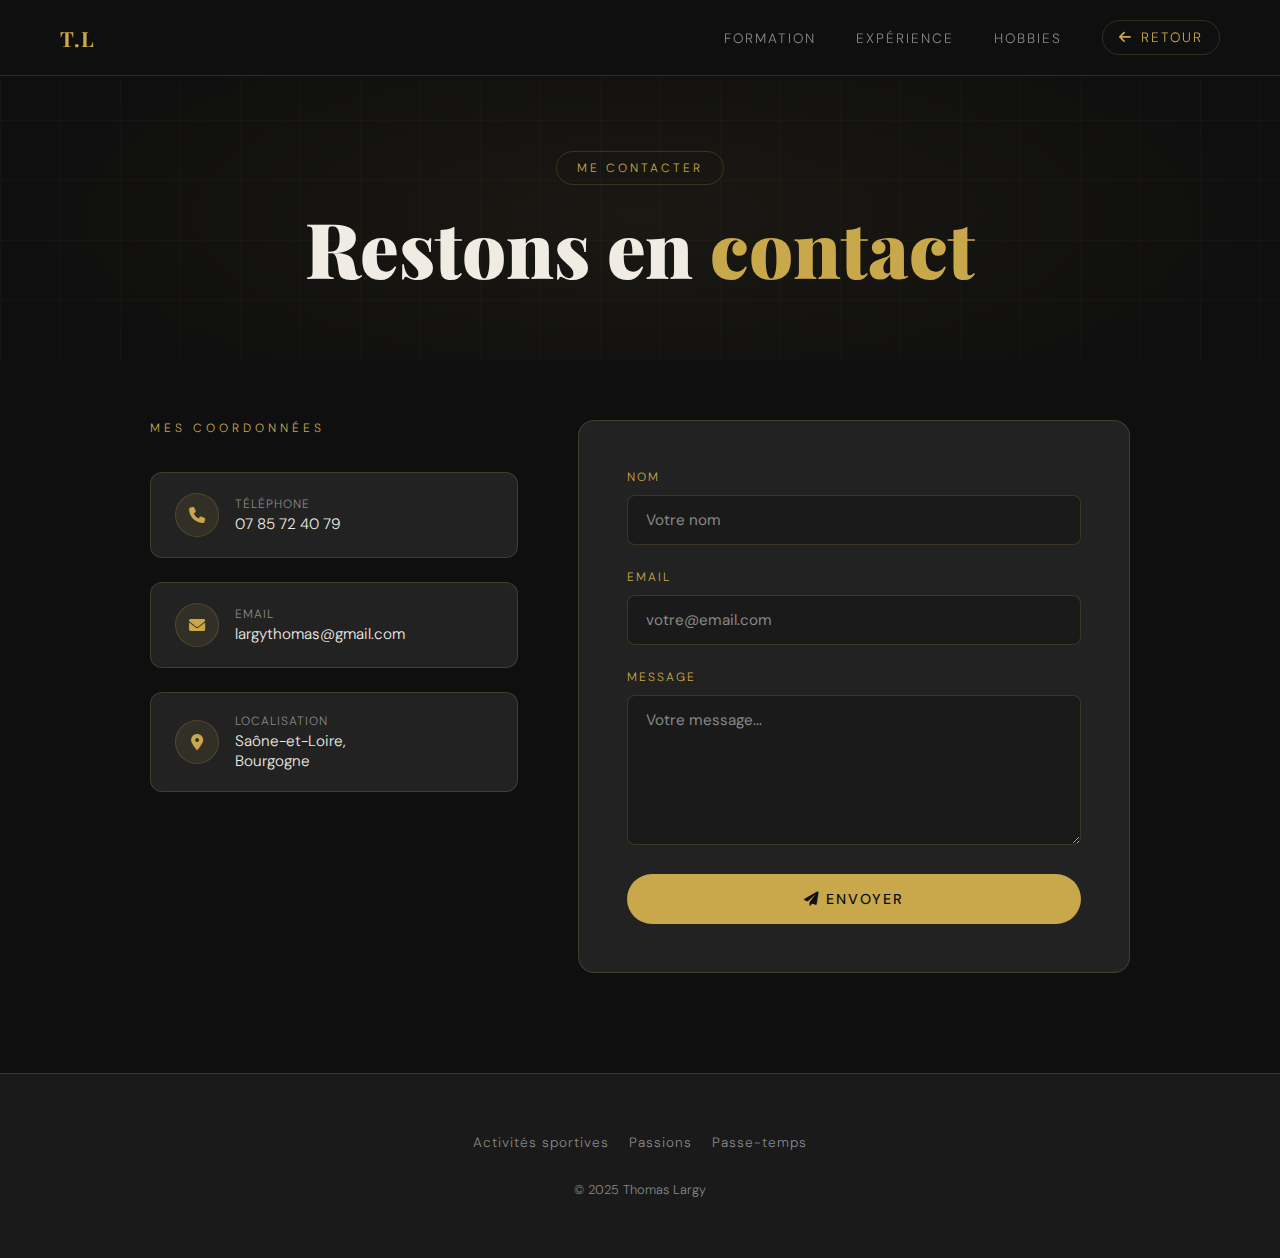
<file: formulaire_contact.html>
<!DOCTYPE html>
<html lang="fr">
<head>
  <meta charset="utf-8">
  <meta name="viewport" content="width=device-width, initial-scale=1">
  <title>Contact — Thomas Largy</title>
  <link href="https://fonts.googleapis.com/css2?family=Playfair+Display:wght@400;700;900&family=DM+Sans:wght@300;400;500&display=swap" rel="stylesheet">
  <link rel="stylesheet" href="https://cdnjs.cloudflare.com/ajax/libs/font-awesome/6.0.0-beta3/css/all.min.css">
  <link rel="stylesheet" href="style_pages.css">
</head>
<body>

  <nav>
    <a href="index.html" class="nav-logo">T.L</a>
    <ul class="nav-links">
      <li><a href="index.html#formation">Formation</a></li>
      <li><a href="index.html#experience">Expérience</a></li>
      <li><a href="index.html#hobbies">Hobbies</a></li>
      <li><a href="index.html" class="nav-back"><i class="fas fa-arrow-left"></i> Retour</a></li>
    </ul>
  </nav>

  <div class="page-hero">
    <div class="page-hero-bg"></div>
    <div class="page-hero-grid"></div>
    <div class="page-hero-content">
      <div class="page-tag">Me contacter</div>
      <h1 class="page-title">Restons en <span>contact</span></h1>
    </div>
  </div>

  <div class="page-content">
    <div class="contact-wrapper">

      <div class="contact-info">
        <p class="section-label">Mes coordonnées</p>
        <a href="tel:0785724079" class="contact-info-item">
          <div class="contact-info-icon"><i class="fas fa-phone"></i></div>
          <div>
            <div class="contact-info-label">Téléphone</div>
            <div class="contact-info-value">07 85 72 40 79</div>
          </div>
        </a>
        <a href="mailto:largythomas@gmail.com" class="contact-info-item">
          <div class="contact-info-icon"><i class="fas fa-envelope"></i></div>
          <div>
            <div class="contact-info-label">Email</div>
            <div class="contact-info-value">largythomas@gmail.com</div>
          </div>
        </a>
        <div class="contact-info-item">
          <div class="contact-info-icon"><i class="fas fa-map-marker-alt"></i></div>
          <div>
            <div class="contact-info-label">Localisation</div>
            <div class="contact-info-value">Saône-et-Loire,<br>Bourgogne</div>
          </div>
        </div>
      </div>

      <div class="form-card">
        <form action="https://formspree.io/f/TON_ID" method="POST">
          <div class="form-group">
            <label class="form-label" for="name">Nom</label>
            <input class="form-input" type="text" id="name" name="name" placeholder="Votre nom" required>
          </div>
          <div class="form-group">
            <label class="form-label" for="email">Email</label>
            <input class="form-input" type="email" id="email" name="email" placeholder="votre@email.com" required>
          </div>
          <div class="form-group">
            <label class="form-label" for="message">Message</label>
            <textarea class="form-input" id="message" name="message" placeholder="Votre message..." required></textarea>
          </div>
          <button type="submit" class="submit-btn">
            <i class="fas fa-paper-plane"></i> Envoyer
          </button>
        </form>
      </div>

    </div>
  </div>

  <footer>
    <div class="footer-links">
      <a href="mes_activités_sportives.html" class="footer-link">Activités sportives</a>
      <a href="mes_passions.html" class="footer-link">Passions</a>
      <a href="mes_passe-temps.html" class="footer-link">Passe-temps</a>
    </div>
    <p class="footer-copy">© 2025 Thomas Largy</p>
  </footer>

</body>
</html>
</file>
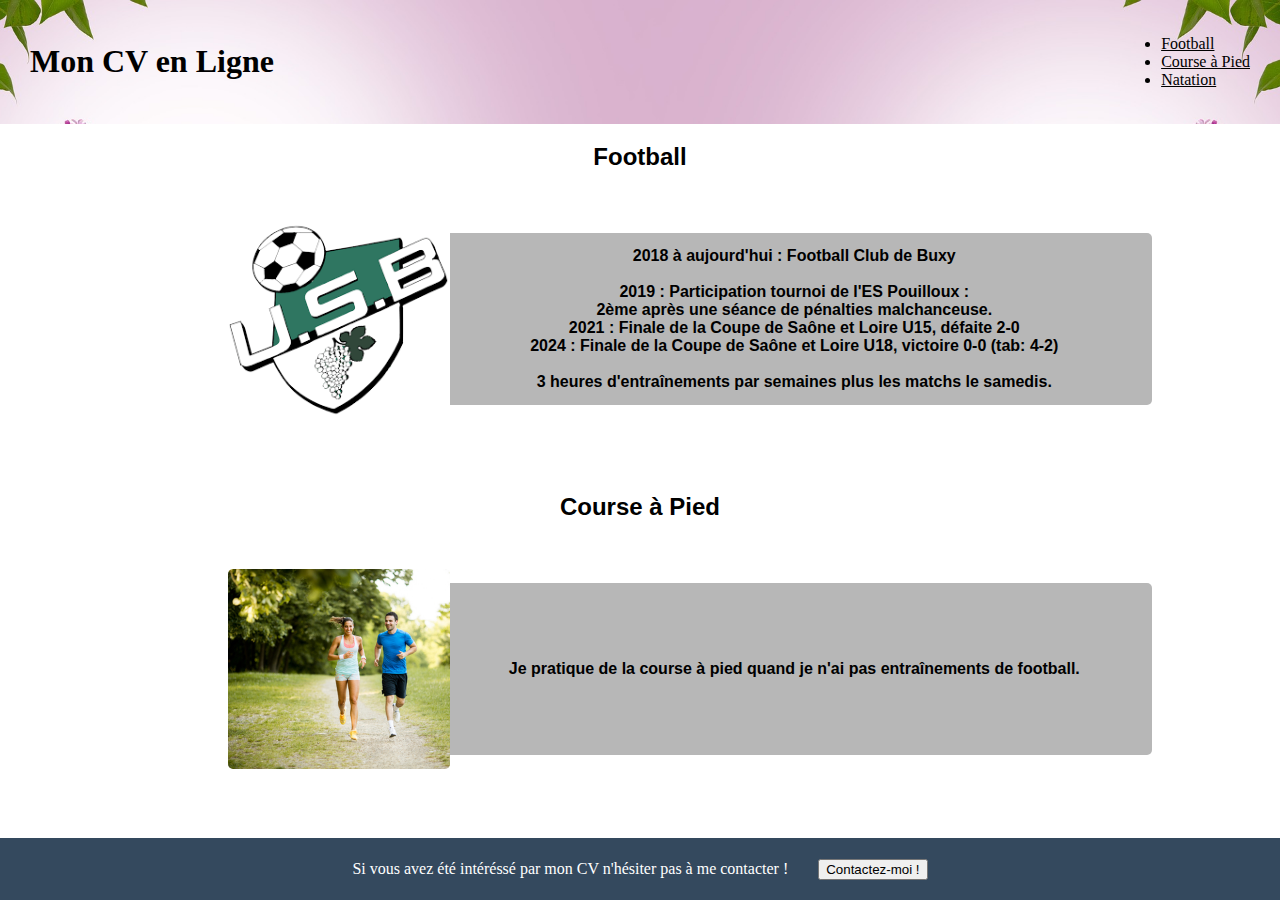
<file: mes_activités_sportives.html>
<!DOCTYPE html>
<html lang="fr">
  <head>
    <meta charset="utf-8">
    <meta name="viewport" content="width=device-width, initial-scale=1, shrink-to-fit=no">
    <title>Mon CV en ligne</title>

    <link href="https://cdn.jsdelivr.net/npm/bootstrap@5.1.3/dist/css/bootstrap.min.css" rel="stylesheet" integrity="sha384-1BmE4kWBq78iYhFldvKuhfTAU6auU8tT94WrHftjDbrCEXSU1oBoqyl2QvZ6jIW3" crossorigin="anonymous">
    <link rel="stylesheet" href="https://cdnjs.cloudflare.com/ajax/libs/font-awesome/6.0.0-beta3/css/all.min.css">
    <link rel="stylesheet" type="text/css" href="style3.css">
  </head>
  <body>

    <div class="ic-header">
      <div class="ic-title">
        <h1>Mon CV en Ligne</h1>
      </div>
      <div class="ic-nav">
        <ul class="nav">
          <li class="nav-item">
            <a class="nav-link active" aria-current="page" href="#Football">Football</a>
          </li>
          <li class="nav-item">
            <a class="nav-link" href="#courseApied">Course à Pied</a>
          </li>
          <li class="nav-item">
            <a class="nav-link" href="#Natation">Natation</a>
          </li>
        </ul>
      </div>
    </div>

    <div class="ic-body">

      <div id="Football" class="ic-section reverse">
        <div class="ic-title">
          <blockquote><h2>Football</h2></blockquote>
        </div>
        <div class="icontent">
          <div class="iavatar">
            <img src="Image/LogoBuxy.png" alt="">
          </div>
          <div class="idescription1">
            <p>2018 à aujourd'hui : Football Club de Buxy<br><br></p>
            <p>2019 : Participation tournoi de l'ES Pouilloux :<br>2ème après une séance de pénalties malchanceuse.</p>
            <p>2021 : Finale de la Coupe de Saône et Loire U15, défaite 2-0</p>
            <p>2024 : Finale de la Coupe de Saône et Loire U18, victoire 0-0 (tab: 4-2)</p><br>
            <p>3 heures d'entraînements par semaines plus les matchs le samedis.</p>
          </div>
        </div>
      </div>

      <div id="courseApied" class="ic-section reverse">
        <div class="ic-title">
          <blockquote><h2>Course à Pied</h2></blockquote>
        </div>
        <div class="icontent">
          <div class="iavatar">
            <img src="Image/Course a pied.jpg" alt="">
          </div>
          <div class="idescription1">
            <p>Je pratique de la course à pied quand je n'ai pas entraînements de football.</p>
          </div>
        </div>
      </div>

      <div id="Natation" class="ic-section reverse">
        <div class="ic-title">
          <blockquote><h2>Natation</h2></blockquote>
        </div>
        <div class="icontent">
          <div class="iavatar1">
            <img src="Image/LogoMontchanin.png" alt="">
          </div>
          <div class="idescription">
            <p>2013-2018 : Club Montchanin Natation<br><br></p>
            <p>2015 : Pass compétition qui me permettera de réaliser des compétitions de natations.<br><br></p>
            <p>2016 : Médaille d'or individuel crawl.<br><br></p>
            <p>Participation compétition départemental relais mixte : classé 3ème à Chalon sur Saône.</p>
          </div>
        </div>
      </div>

      <div class="btn-group">
        <button class="btn btn-secondary dropdown-toggle" type="button" id="dropdownMenuButton" data-bs-toggle="dropdown" aria-expanded="false">
          Hobbies
        </button>
        <ul class="dropdown-menu" aria-labelledby="dropdownMenuButton">
          <li><a class="dropdown-item" href="index.html">Accueil</a></li>
          <li><a class="dropdown-item" href="mes_passions.html">Mes passions</a></li>
          <li><a class="dropdown-item" href="mes_passe-temps.html">Mes passe-temps</a></li>
        </ul>
      </div>

    </div>

    <div class="ic-footer">
      <div class="ic-contact">
        <p>Si vous avez été intéréssé par mon CV n'hésiter pas à me contacter !</p>
        <button type="button" class="btn btn-warning" onclick="window.location.href='formulaire_contact.html';">Contactez-moi !</button>
      </div>
    </div>

    <script src="https://cdn.jsdelivr.net/npm/bootstrap@5.1.3/dist/js/bootstrap.bundle.min.js" integrity="sha384-ka7Sk0Gln4gmtz2MlQnikT1wXgYsOg+OMhuP+IlRH9sENBO0LRn5q+8nbTov4+1p" crossorigin="anonymous"></script>
  </body>
</html>
</file>
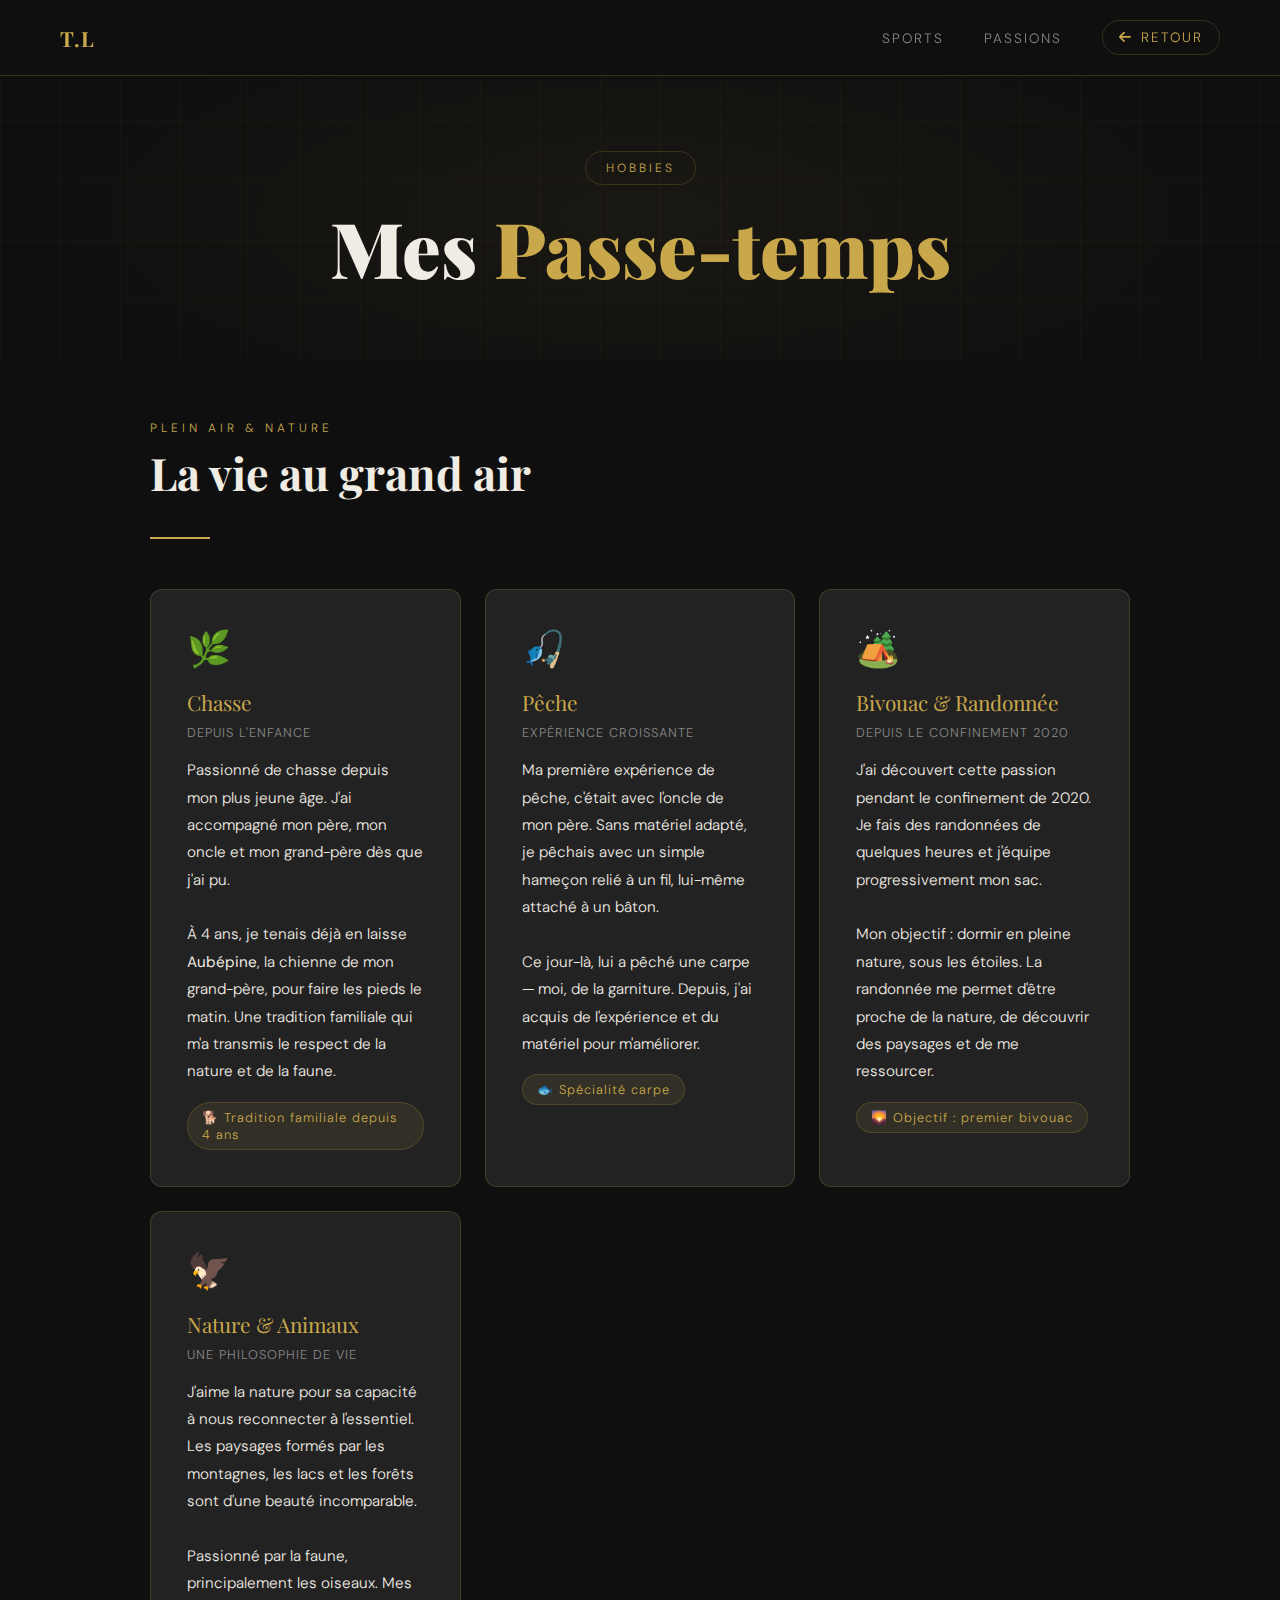
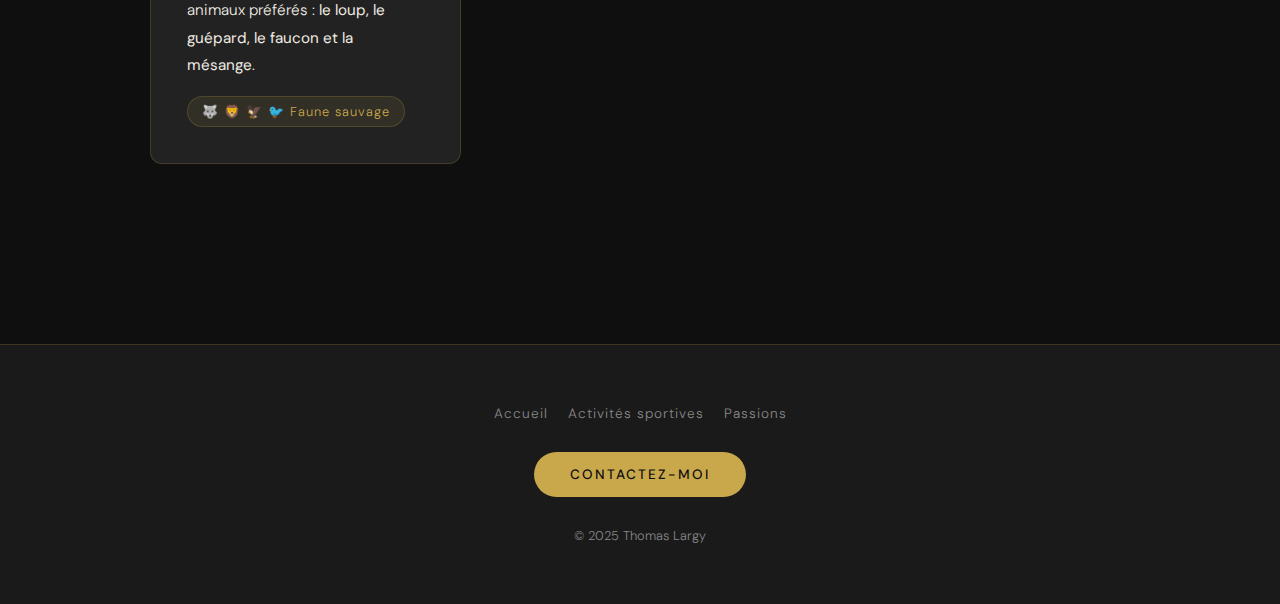
<file: mes_passe-temps.html>
<!DOCTYPE html>
<html lang="fr">
<head>
  <meta charset="utf-8">
  <meta name="viewport" content="width=device-width, initial-scale=1">
  <title>Passe-temps — Thomas Largy</title>
  <link href="https://fonts.googleapis.com/css2?family=Playfair+Display:wght@400;700;900&family=DM+Sans:wght@300;400;500&display=swap" rel="stylesheet">
  <link rel="stylesheet" href="https://cdnjs.cloudflare.com/ajax/libs/font-awesome/6.0.0-beta3/css/all.min.css">
  <link rel="stylesheet" href="style_pages.css">
</head>
<body>

  <nav>
    <a href="index.html" class="nav-logo">T.L</a>
    <ul class="nav-links">
      <li><a href="mes_activités_sportives.html">Sports</a></li>
      <li><a href="mes_passions.html">Passions</a></li>
      <li><a href="index.html" class="nav-back"><i class="fas fa-arrow-left"></i> Retour</a></li>
    </ul>
  </nav>

  <div class="page-hero">
    <div class="page-hero-bg"></div>
    <div class="page-hero-grid"></div>
    <div class="page-hero-content">
      <div class="page-tag">Hobbies</div>
      <h1 class="page-title">Mes <span>Passe-temps</span></h1>
    </div>
  </div>

  <div class="page-content">
    <p class="section-label">Plein air & nature</p>
    <h2 class="section-title">La vie au grand air</h2>
    <div class="divider"></div>

    <div class="cards-grid">

      <div class="item-card">
        <span class="item-icon">🌿</span>
        <div class="item-title">Chasse</div>
        <div class="item-date">Depuis l'enfance</div>
        <div class="item-desc">
          Passionné de chasse depuis mon plus jeune âge. J'ai accompagné mon père, mon oncle et mon grand-père dès que j'ai pu.
          <br><br>
          À 4 ans, je tenais déjà en laisse <strong>Aubépine</strong>, la chienne de mon grand-père, pour faire les pieds le matin. Une tradition familiale qui m'a transmis le respect de la nature et de la faune.
        </div>
        <span class="item-highlight">🐕 Tradition familiale depuis 4 ans</span>
      </div>

      <div class="item-card">
        <span class="item-icon">🎣</span>
        <div class="item-title">Pêche</div>
        <div class="item-date">Expérience croissante</div>
        <div class="item-desc">
          Ma première expérience de pêche, c'était avec l'oncle de mon père. Sans matériel adapté, je pêchais avec un simple hameçon relié à un fil, lui-même attaché à un bâton.
          <br><br>
          Ce jour-là, lui a pêché une carpe — moi, de la garniture. Depuis, j'ai acquis de l'expérience et du matériel pour m'améliorer.
        </div>
        <span class="item-highlight">🐟 Spécialité carpe</span>
      </div>

      <div class="item-card">
        <span class="item-icon">🏕️</span>
        <div class="item-title">Bivouac & Randonnée</div>
        <div class="item-date">Depuis le confinement 2020</div>
        <div class="item-desc">
          J'ai découvert cette passion pendant le confinement de 2020. Je fais des randonnées de quelques heures et j'équipe progressivement mon sac.
          <br><br>
          Mon objectif : dormir en pleine nature, sous les étoiles. La randonnée me permet d'être proche de la nature, de découvrir des paysages et de me ressourcer.
        </div>
        <span class="item-highlight">🌄 Objectif : premier bivouac</span>
      </div>

      <div class="item-card">
        <span class="item-icon">🦅</span>
        <div class="item-title">Nature & Animaux</div>
        <div class="item-date">Une philosophie de vie</div>
        <div class="item-desc">
          J'aime la nature pour sa capacité à nous reconnecter à l'essentiel. Les paysages formés par les montagnes, les lacs et les forêts sont d'une beauté incomparable.
          <br><br>
          Passionné par la faune, principalement les oiseaux. Mes animaux préférés : <strong>le loup, le guépard, le faucon et la mésange</strong>.
        </div>
        <span class="item-highlight">🐺 🦁 🦅 🐦 Faune sauvage</span>
      </div>

    </div>
  </div>

  <footer>
    <div class="footer-links">
      <a href="index.html" class="footer-link">Accueil</a>
      <a href="mes_activités_sportives.html" class="footer-link">Activités sportives</a>
      <a href="mes_passions.html" class="footer-link">Passions</a>
    </div>
    <a href="formulaire_contact.html" class="cta-btn">Contactez-moi</a>
    <p class="footer-copy">© 2025 Thomas Largy</p>
  </footer>

</body>
</html>
</file>
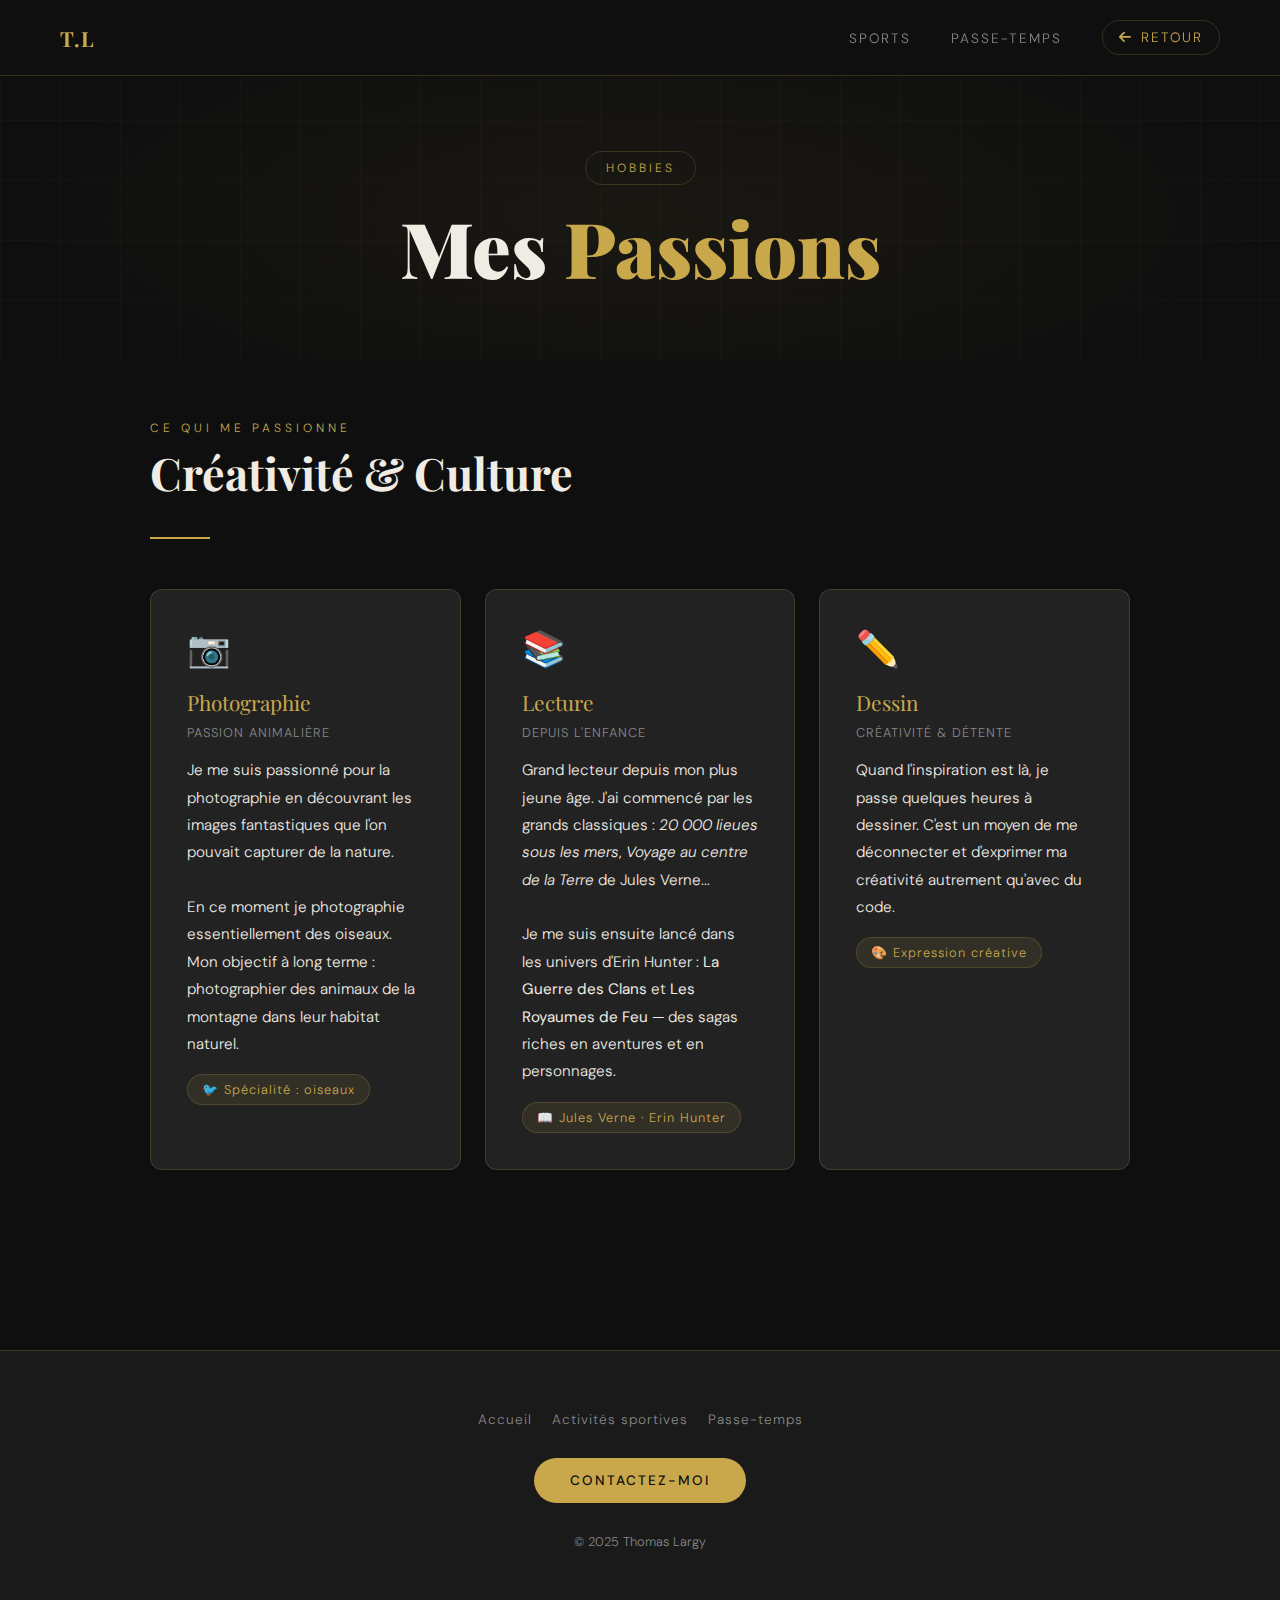
<file: mes_passions.html>
<!DOCTYPE html>
<html lang="fr">
<head>
  <meta charset="utf-8">
  <meta name="viewport" content="width=device-width, initial-scale=1">
  <title>Passions — Thomas Largy</title>
  <link href="https://fonts.googleapis.com/css2?family=Playfair+Display:wght@400;700;900&family=DM+Sans:wght@300;400;500&display=swap" rel="stylesheet">
  <link rel="stylesheet" href="https://cdnjs.cloudflare.com/ajax/libs/font-awesome/6.0.0-beta3/css/all.min.css">
  <link rel="stylesheet" href="style_pages.css">
</head>
<body>

  <nav>
    <a href="index.html" class="nav-logo">T.L</a>
    <ul class="nav-links">
      <li><a href="mes_activités_sportives.html">Sports</a></li>
      <li><a href="mes_passe-temps.html">Passe-temps</a></li>
      <li><a href="index.html" class="nav-back"><i class="fas fa-arrow-left"></i> Retour</a></li>
    </ul>
  </nav>

  <div class="page-hero">
    <div class="page-hero-bg"></div>
    <div class="page-hero-grid"></div>
    <div class="page-hero-content">
      <div class="page-tag">Hobbies</div>
      <h1 class="page-title">Mes <span>Passions</span></h1>
    </div>
  </div>

  <div class="page-content">
    <p class="section-label">Ce qui me passionne</p>
    <h2 class="section-title">Créativité & Culture</h2>
    <div class="divider"></div>

    <div class="cards-grid">

      <div class="item-card">
        <span class="item-icon">📷</span>
        <div class="item-title">Photographie</div>
        <div class="item-date">Passion animalière</div>
        <div class="item-desc">
          Je me suis passionné pour la photographie en découvrant les images fantastiques que l'on pouvait capturer de la nature.
          <br><br>
          En ce moment je photographie essentiellement des oiseaux. Mon objectif à long terme : photographier des animaux de la montagne dans leur habitat naturel.
        </div>
        <span class="item-highlight">🐦 Spécialité : oiseaux</span>
      </div>

      <div class="item-card">
        <span class="item-icon">📚</span>
        <div class="item-title">Lecture</div>
        <div class="item-date">Depuis l'enfance</div>
        <div class="item-desc">
          Grand lecteur depuis mon plus jeune âge. J'ai commencé par les grands classiques : <em>20 000 lieues sous les mers</em>, <em>Voyage au centre de la Terre</em> de Jules Verne...
          <br><br>
          Je me suis ensuite lancé dans les univers d'Erin Hunter : <strong>La Guerre des Clans</strong> et <strong>Les Royaumes de Feu</strong> — des sagas riches en aventures et en personnages.
        </div>
        <span class="item-highlight">📖 Jules Verne · Erin Hunter</span>
      </div>

      <div class="item-card">
        <span class="item-icon">✏️</span>
        <div class="item-title">Dessin</div>
        <div class="item-date">Créativité & détente</div>
        <div class="item-desc">
          Quand l'inspiration est là, je passe quelques heures à dessiner. C'est un moyen de me déconnecter et d'exprimer ma créativité autrement qu'avec du code.
        </div>
        <span class="item-highlight">🎨 Expression créative</span>
      </div>

    </div>
  </div>

  <footer>
    <div class="footer-links">
      <a href="index.html" class="footer-link">Accueil</a>
      <a href="mes_activités_sportives.html" class="footer-link">Activités sportives</a>
      <a href="mes_passe-temps.html" class="footer-link">Passe-temps</a>
    </div>
    <a href="formulaire_contact.html" class="cta-btn">Contactez-moi</a>
    <p class="footer-copy">© 2025 Thomas Largy</p>
  </footer>

</body>
</html>
</file>
<file: style3.css>
body {
    display: flex;
    flex-direction: column;
    margin: 0;
    height:100vh;
}

p {
    margin: 0;
    padding: 0;
}

.ic-header {
    background-image: image;
    height: 200px;
    flex-shrink: 1;
    padding: 0 30px;
    display: flex;
    align-items: center;
    justify-content: space-between;
    background-image: url('bandeau.jpg');
    background-size: cover;
}

.ic-header .ic-title {
    
}

.ic-header .ic-nav {
}

.ic-header .ic-nav a {
    color: black;
}

.ic-header .ic-nav a:hover {
    text-decoration: underline;
}

.ic-body {
    flex-grow: 1;
    overflow-y: auto;
    display: flex;
    flex-direction: column;
    align-items: center;

    /* Utiliser le flex et centrer horizontalement les element. */
}

.ic-body .ic-section {
    font-family: 'Lora';
    font-weight: 400;
    width: 80%;
    text-align: center;
    min-height: 350px;
    display: flex;
    flex-direction: column;
}

.ic-body .ic-section .ic-title{
    height: 40px;
    flex-shrink: 0;
}

.ic-body .ic-section .ic-title h2{
    font-family: 'Arial';
    font-weight: 600;
}

.ic-body .ic-section .icontent{
    font-family: 'Arial';
    font-weight: 600;
    flex-grow: 1;
    display: flex;
    align-items: center;
    justify-content: center;
}

.ic-body .ic-section .idescription{
    display: flex;
    flex-direction: column;
    justify-content: center;
    padding: 0 20px;
    width: 761px;
    height: 225px;
    background-color: #b7b7b7ff;
    border-radius: 5px;
}

.ic-body .ic-section .idescription1{
    display: flex;
    flex-direction: column;
    justify-content: center;
    padding: 0 20px;
    width: 686px;
    height: 172px;
    background-color: #b7b7b7ff;
    border-radius: 5px;
}

.ic-body .ic-section.reverse .idescription{
    padding-left: 150px;
}

.ic-body .ic-section .iavatar{
    height: 200px;
    width: 225px;
    left: -100px;
    margin-right: 87px;
    position: relative;
}

.ic-body .ic-section .iavatar1{
    height: 285px;
    width: 225px;
    left: 55px;
    position: relative;
}

.ic-body .ic-section.reverse .iavatar{
    left: 100px;
}

.ic-body .ic-section .iavatar img{
    width: 100%;
    height: 100%;
    object-fit: cover;
    border-radius: 100%;
}

.ic-body .ic-section.reverse .iavatar img{
    border-radius: 5px;
    border: black;
}

.btn-group {
    bottom: 15px;
}

.ic-footer {
    background-color: #34495eff;
    height: 100px;
    flex-shrink: 1;
    display: flex;
    justify-content: center;
    align-items: center;
}

.ic-footer .ic-contact {
    color: white;
    display: flex;
}

.ic-footer .ic-contact p {
    display: flex;
    align-items: center;
    margin-right: 30px; 
}
</file>
<file: style_pages.css>
/*
   style_pages.css — Sous-pages hobbies & contact

/*

── VARIABLES & RESET ── */
:root {
  --bg: #0f0f0f;
  --surface: #1a1a1a;
  --card: #222222;
  --accent: #c9a84c;
  --accent2: #e8c97a;
  --text: #f0ece4;
  --muted: #888;
  --border: rgba(201,168,76,0.2);
}

* { margin: 0; padding: 0; box-sizing: border-box; }
html { scroll-behavior: smooth; }

body {
  background-color: var(--bg);
  color: var(--text);
  font-family: 'DM Sans', sans-serif;
  font-weight: 300;
  overflow-x: hidden;
}

/* ── NAV ── */
nav {
  position: fixed;
  top: 0;
  width: 100%;
  z-index: 100;
  padding: 20px 60px;
  display: flex;
  justify-content: space-between;
  align-items: center;
  background: rgba(15,15,15,0.85);
  backdrop-filter: blur(12px);
  border-bottom: 1px solid var(--border);
}

.nav-logo {
  font-family: 'Playfair Display', serif;
  font-size: 1.3rem;
  font-weight: 700;
  color: var(--accent);
  letter-spacing: 1px;
  text-decoration: none;
}

.nav-links {
  display: flex;
  gap: 40px;
  list-style: none;
  align-items: center;
}

.nav-links a {
  color: var(--muted);
  text-decoration: none;
  font-size: 0.85rem;
  letter-spacing: 2px;
  text-transform: uppercase;
  transition: color 0.3s;
}

.nav-links a:hover { color: var(--accent); }

.nav-back {
  display: flex;
  align-items: center;
  gap: 8px;
  color: var(--accent) !important;
  border: 1px solid var(--border);
  padding: 8px 16px;
  border-radius: 50px;
  transition: all 0.3s !important;
}

.nav-back:hover {
  background: rgba(201,168,76,0.1) !important;
  color: var(--accent2) !important;
}

/* ── PAGE HERO ── */
.page-hero {
  min-height: 40vh;
  display: flex;
  align-items: center;
  justify-content: center;
  text-align: center;
  padding: 140px 20px 60px;
  position: relative;
  overflow: hidden;
}

.page-hero-bg {
  position: absolute;
  inset: 0;
  background: radial-gradient(ellipse at 50% 60%, rgba(201,168,76,0.06) 0%, transparent 70%);
}

.page-hero-grid {
  position: absolute;
  inset: 0;
  background-image:
    linear-gradient(rgba(201,168,76,0.03) 1px, transparent 1px),
    linear-gradient(90deg, rgba(201,168,76,0.03) 1px, transparent 1px);
  background-size: 60px 60px;
}

.page-hero-content { position: relative; z-index: 1; }

.page-tag {
  display: inline-block;
  border: 1px solid var(--border);
  color: var(--accent);
  font-size: 0.75rem;
  letter-spacing: 3px;
  text-transform: uppercase;
  padding: 8px 20px;
  border-radius: 50px;
  margin-bottom: 20px;
  animation: fadeUp 0.6s ease both;
}

.page-title {
  font-family: 'Playfair Display', serif;
  font-size: clamp(2.5rem, 6vw, 5rem);
  font-weight: 900;
  line-height: 1.1;
  animation: fadeUp 0.6s 0.1s ease both;
}

.page-title span { color: var(--accent); }

/* ── CONTENU ── */
.page-content {
  max-width: 1100px;
  margin: 0 auto;
  padding: 60px 60px 100px;
}

.section-label {
  font-size: 0.75rem;
  letter-spacing: 4px;
  text-transform: uppercase;
  color: var(--accent);
  margin-bottom: 12px;
}

.section-title {
  font-family: 'Playfair Display', serif;
  font-size: clamp(1.8rem, 4vw, 2.8rem);
  font-weight: 700;
  margin-bottom: 40px;
  line-height: 1.1;
}

.divider {
  width: 60px;
  height: 2px;
  background: var(--accent);
  margin-bottom: 50px;
}

/* ── CARDS ── */
.cards-grid {
  display: grid;
  grid-template-columns: repeat(auto-fit, minmax(300px, 1fr));
  gap: 24px;
  margin-bottom: 80px;
}

.item-card {
  background: var(--card);
  border: 1px solid var(--border);
  border-radius: 12px;
  padding: 36px;
  transition: all 0.3s;
  position: relative;
  overflow: hidden;
}

.item-card::before {
  content: '';
  position: absolute;
  top: 0; left: 0; right: 0;
  height: 2px;
  background: linear-gradient(90deg, var(--accent), transparent);
  transform: scaleX(0);
  transform-origin: left;
  transition: transform 0.3s;
}

.item-card:hover { border-color: var(--accent); transform: translateY(-4px); }
.item-card:hover::before { transform: scaleX(1); }

.item-icon {
  font-size: 2.2rem;
  margin-bottom: 16px;
  display: block;
}

.item-title {
  font-family: 'Playfair Display', serif;
  font-size: 1.3rem;
  margin-bottom: 8px;
  color: var(--accent);
}

.item-date {
  font-size: 0.8rem;
  color: var(--muted);
  letter-spacing: 1px;
  margin-bottom: 16px;
  text-transform: uppercase;
}

.item-desc {
  color: var(--text);
  font-size: 0.95rem;
  line-height: 1.8;
}

.item-highlight {
  display: inline-block;
  margin-top: 16px;
  padding: 6px 14px;
  background: rgba(201,168,76,0.1);
  border: 1px solid var(--border);
  border-radius: 50px;
  font-size: 0.8rem;
  color: var(--accent);
  letter-spacing: 1px;
}

/* ── FOOTER ── */
footer {
  background: var(--surface);
  border-top: 1px solid var(--border);
  padding: 60px;
  text-align: center;
}

.footer-links {
  display: flex;
  gap: 20px;
  justify-content: center;
  flex-wrap: wrap;
  margin-bottom: 30px;
}

.footer-link {
  color: var(--muted);
  text-decoration: none;
  font-size: 0.85rem;
  letter-spacing: 1px;
  transition: color 0.3s;
}

.footer-link:hover { color: var(--accent); }

.cta-btn {
  display: inline-block;
  padding: 14px 36px;
  background: var(--accent);
  color: #0f0f0f;
  font-weight: 500;
  font-size: 0.85rem;
  letter-spacing: 2px;
  text-transform: uppercase;
  text-decoration: none;
  border-radius: 50px;
  transition: all 0.3s;
}

.cta-btn:hover { background: var(--accent2); transform: scale(1.04); }

.footer-copy {
  margin-top: 30px;
  color: var(--muted);
  font-size: 0.8rem;
}

/* ── FORMULAIRE CONTACT ── */
.contact-wrapper {
  display: grid;
  grid-template-columns: 1fr 1.5fr;
  gap: 60px;
  align-items: start;
}

.contact-info { display: flex; flex-direction: column; gap: 24px; }

.contact-info-item {
  display: flex;
  align-items: center;
  gap: 16px;
  padding: 20px 24px;
  background: var(--card);
  border: 1px solid var(--border);
  border-radius: 12px;
  text-decoration: none;
  color: var(--text);
  transition: all 0.3s;
}

.contact-info-item:hover { border-color: var(--accent); transform: translateX(6px); color: var(--text); }

.contact-info-icon {
  width: 44px; height: 44px;
  background: rgba(201,168,76,0.1);
  border: 1px solid var(--border);
  border-radius: 50%;
  display: flex; align-items: center; justify-content: center;
  color: var(--accent);
  flex-shrink: 0;
}

.contact-info-label { font-size: 0.75rem; color: var(--muted); letter-spacing: 1px; text-transform: uppercase; }
.contact-info-value { font-size: 0.95rem; margin-top: 2px; }

.form-card {
  background: var(--card);
  border: 1px solid var(--border);
  border-radius: 16px;
  padding: 48px;
}

.form-group { margin-bottom: 24px; }

.form-label {
  display: block;
  font-size: 0.75rem;
  letter-spacing: 2px;
  text-transform: uppercase;
  color: var(--accent);
  margin-bottom: 10px;
}

.form-input {
  width: 100%;
  background: var(--surface);
  border: 1px solid var(--border);
  border-radius: 8px;
  padding: 14px 18px;
  color: var(--text);
  font-family: 'DM Sans', sans-serif;
  font-size: 0.95rem;
  transition: border-color 0.3s;
  outline: none;
}

.form-input:focus { border-color: var(--accent); }
.form-input::placeholder { color: var(--muted); }

textarea.form-input { resize: vertical; min-height: 150px; }

.submit-btn {
  width: 100%;
  padding: 16px;
  background: var(--accent);
  color: #0f0f0f;
  font-family: 'DM Sans', sans-serif;
  font-weight: 500;
  font-size: 0.9rem;
  letter-spacing: 2px;
  text-transform: uppercase;
  border: none;
  border-radius: 50px;
  cursor: pointer;
  transition: all 0.3s;
}

.submit-btn:hover { background: var(--accent2); transform: scale(1.02); }

@media (max-width: 768px) {
  .contact-wrapper { grid-template-columns: 1fr; }
  .form-card { padding: 28px; }
}

/* ── ANIMATIONS ── */
@keyframes fadeUp {
  from { opacity: 0; transform: translateY(20px); }
  to   { opacity: 1; transform: translateY(0); }
}

/* ── RESPONSIVE ── */
@media (max-width: 768px) {
  nav { padding: 16px 24px; }
  .nav-links { gap: 16px; }
  .page-content { padding: 40px 24px 80px; }
  footer { padding: 40px 24px; }
  .cards-grid { grid-template-columns: 1fr; }
}

@media (max-width: 480px) {
  .nav-links li:not(:last-child) { display: none; }
}
</file>
